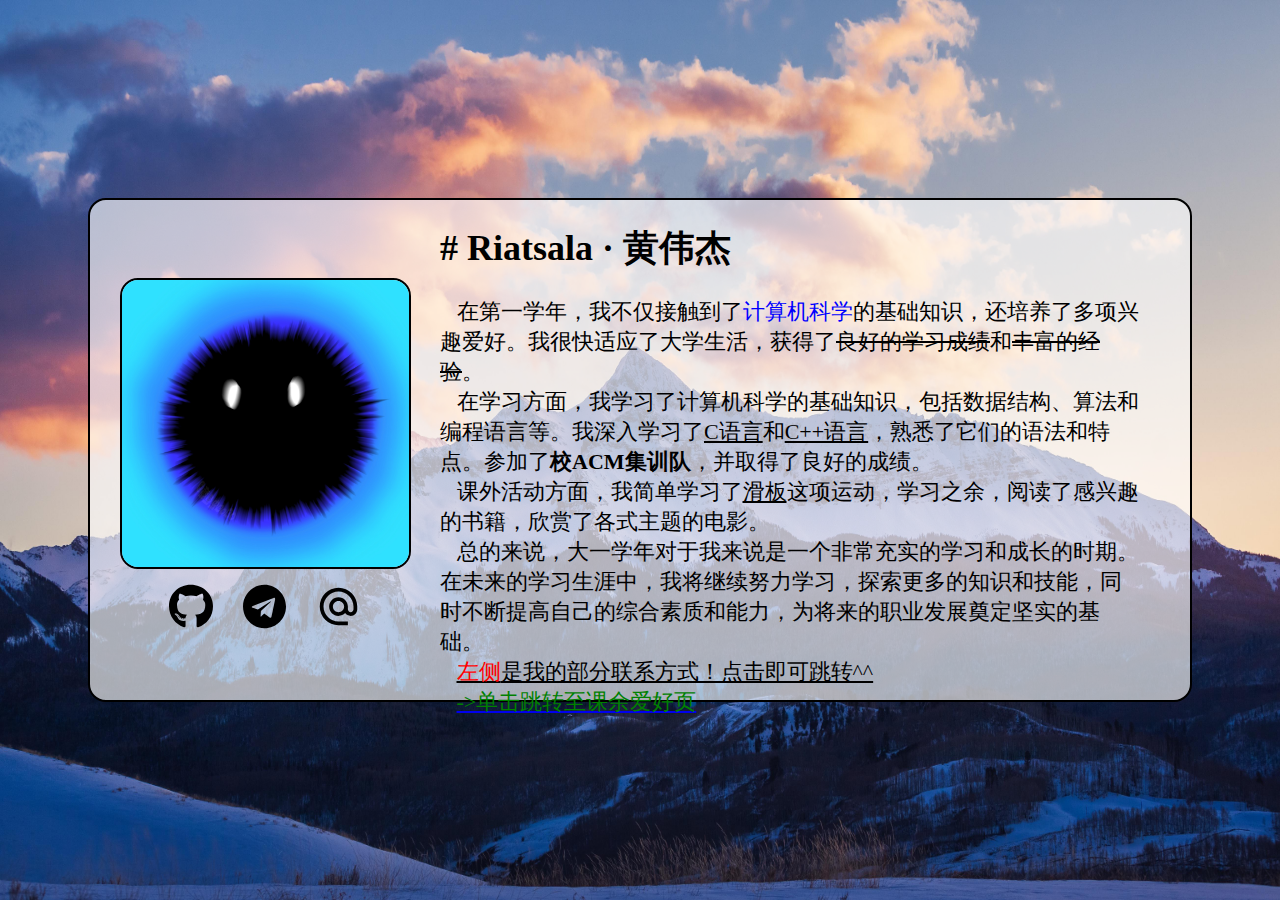
<file: index.html>
<!DOCTYPE html>

<head>
    <meta charset="UTF-8" />
    <link rel="stylesheet" type="text/css" href="style.css" />
    <title>Homepage@黄伟杰</title>
</head>

<body>
    <div id="container">
        <div id="card-idx">
            <div id="left-part">
                <img class="avatar" src="img/logo.jpg" />
                <div id="icon">
                    <a href="https://github.com/r1atsa1a">
                        <img class="icon" title="GitHub" src="img/icons/github.svg" />
                    </a>
                    <a href="https://t.me/r1atsa1a">
                        <img class="icon" title="Telegram" src="img/icons/telegram.svg" />
                    </a>
                    <a href="mailto:riatsala@foxmail.com">
                        <img class="icon" title="eMail" src="img/icons/email.svg" />
                    </a>
                </div>
            </div>
            <div id="right-part">
                <h1 id="name"># Riatsala · 黄伟杰</h1>
                <p id="text">&nbsp;&nbsp;&nbsp;在第一学年，我不仅接触到了<font color="blue">计算机科学</font>的基础知识，还培养了多项兴趣爱好。我很快适应了大学生活，获得了<s>良好的学习成绩</s>和<s>丰富的经验</s>。<br>&nbsp;&nbsp;&nbsp;在学习方面，我学习了计算机科学的基础知识，包括数据结构、算法和编程语言等。我深入学习了<u>C语言</u>和<u>C++语言</u>，熟悉了它们的语法和特点。参加了<b>校ACM集训队</b>，并取得了良好的成绩。<br>&nbsp;&nbsp;&nbsp;课外活动方面，我简单学习了<u>滑板</u>这项运动，学习之余，阅读了感兴趣的书籍，欣赏了各式主题的电影。<br>&nbsp;&nbsp;&nbsp;总的来说，大一学年对于我来说是一个非常充实的学习和成长的时期。在未来的学习生涯中，我将继续努力学习，探索更多的知识和技能，同时不断提高自己的综合素质和能力，为将来的职业发展奠定坚实的基础。<br>&nbsp;&nbsp;&nbsp;<u><font color="red">左侧</font>是我的部分联系方式！点击即可跳转^^</u><br>&nbsp;&nbsp;&nbsp;<a href="hobby.html" target="_top"><font color="green">->单击跳转至课余爱好页</font></a></p>
            </div>
        </div>
    </div>
</body>
</file>
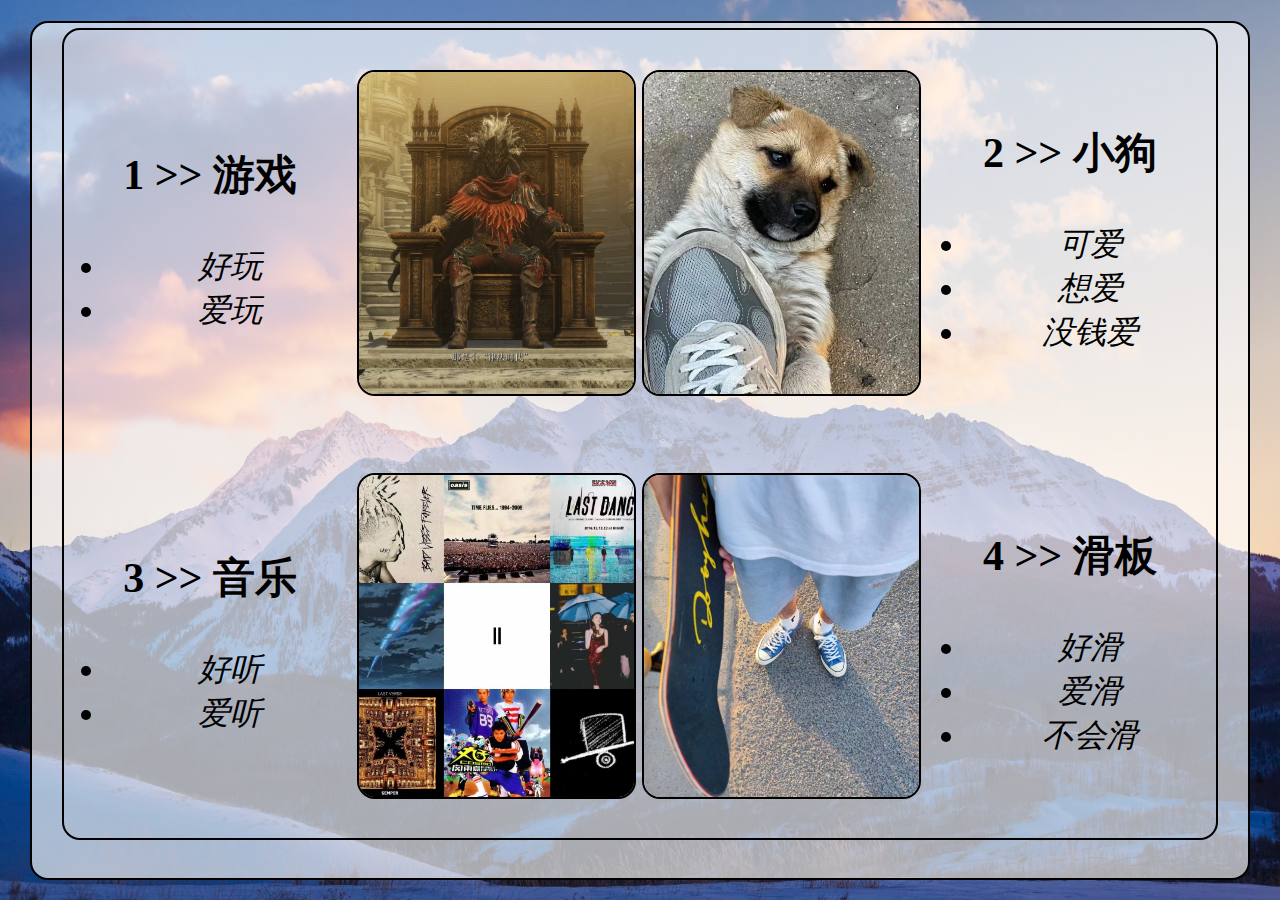
<file: hobby.html>
<!DOCTYPE html>

<head>
    <meta charset="UTF-8" />
    <link rel="stylesheet" type="text/css" href="style.css" />
    <title>Hobby-page@黄伟杰</title>
</head>

<body>
    <div id="container">
        <div id="card-hby">
            <table id="table-form">
                <tr>
                    <td id="info">
                        <p id="name-hby">1 >> 游戏</p>
                        <ul>
                            <li id="text-hby">好玩</li>
                            <li id="text-hby">爱玩</li>
                        </ul>
                    </td>
                    <td id="pic"><img class="pic" src="img/elden ring.jpg"></td>
                    <td id="pic"><img class="pic" src="img/dog.jpg"></td>
                    <td id="info">
                        <p id="name-hby">2 >> 小狗</p>
                        <ul>
                            <li id="text-hby">可爱</li>
                            <li id="text-hby">想爱</li>
                            <li id="text-hby">没钱爱</li>
                        </ul>
                    </td>
                </tr>
                <tr>
                    <td id="info">
                        <p id="name-hby">3 >> 音乐</p>
                        <ul>
                            <li id="text-hby">好听</li>
                            <li id="text-hby">爱听</li>
                        </ul>
                    </td>
                    <td id="pic"><img class="pic" src="img/music.jpg"></td>
                    <td id="pic"><img class="pic" src="img/skateboard.jpg"></td>
                    <td id="info">
                        <p id="name-hby">4 >> 滑板</p>
                        <ul>
                            <li id="text-hby">好滑</li>
                            <li id="text-hby">爱滑</li>
                            <li id="text-hby">不会滑</li>
                        </ul>
                    </td>
                </tr>
            </table>
        </div>
    </div>
</body>
</file>
<file: style.css>
html, body {
    padding: 0;
    margin: 0;
}

/* ========================= main ========================= */

#container {
    width: 100vw;
    height: 100vh;

    background-image: url(img/background.png);
    background-size: 100% 100%;
    background-repeat: no-repeat;
    background-position: center;

    display: flex;
    align-items: center;
    justify-content: center;
}

/* ========================= index ========================= */

#card-idx {
    width: 1100px;
    height: 500px;

    background: rgba(255, 255, 255, 0.65);

    border: black solid 2px;
    border-radius: 18px;

    display: flex;

    font-size: 20px;
    font-family: Consolas;
}

#left-part {
    width: 350px;
    height: 100%;

    display: flex;

    flex-direction: column;
}

.avatar {
    width: 82%;

    border: black solid 2px;
    border-radius: 18px;

    margin: 0 auto;
    margin-top: 78px;

    text-align: center;
}

#icon {
    margin: 0 auto;
    display: flex;
}

.icon {
    height: 45px;
    margin: 15px;
}

#right-part {
    width: 700px;
    height: 100%;
    float: right;
}

#name {
    font-size: 36px;
}

#text {
    font-size: 22px;
}

/* ========================= hobby ========================= */

#card-hby {
    width: 95%;
    height: 95%;

    background: rgba(255, 255, 255, 0.65);

    border: black solid 2px;
    border-radius: 18px;
    flex-direction: column;

    font-family: Consolas;
}

#table-form {
    width: 95%;
    height: 95%;

    margin: 0 auto;
    margin-top: 0.45%;

    border: black solid 2px;
    border-radius: 18px;

    align-items: center;
    text-align: center;

    font-size: 28px;
}

#info {
    width: 300px;
}

#name-hby {
    font-size: 42px;
    font-weight: bold;
}

#text-hby {
    font-size: 32px;
    font-weight: 500;
    font-style: italic;
}

#pic {
    width: 300px;
    height: 350px;
}

.pic {
    width: 98%;
    height: 92%;

    display: flex;
    object-fit: cover;

    border: black solid 2px;
    border-radius: 18px;
}
</file>
